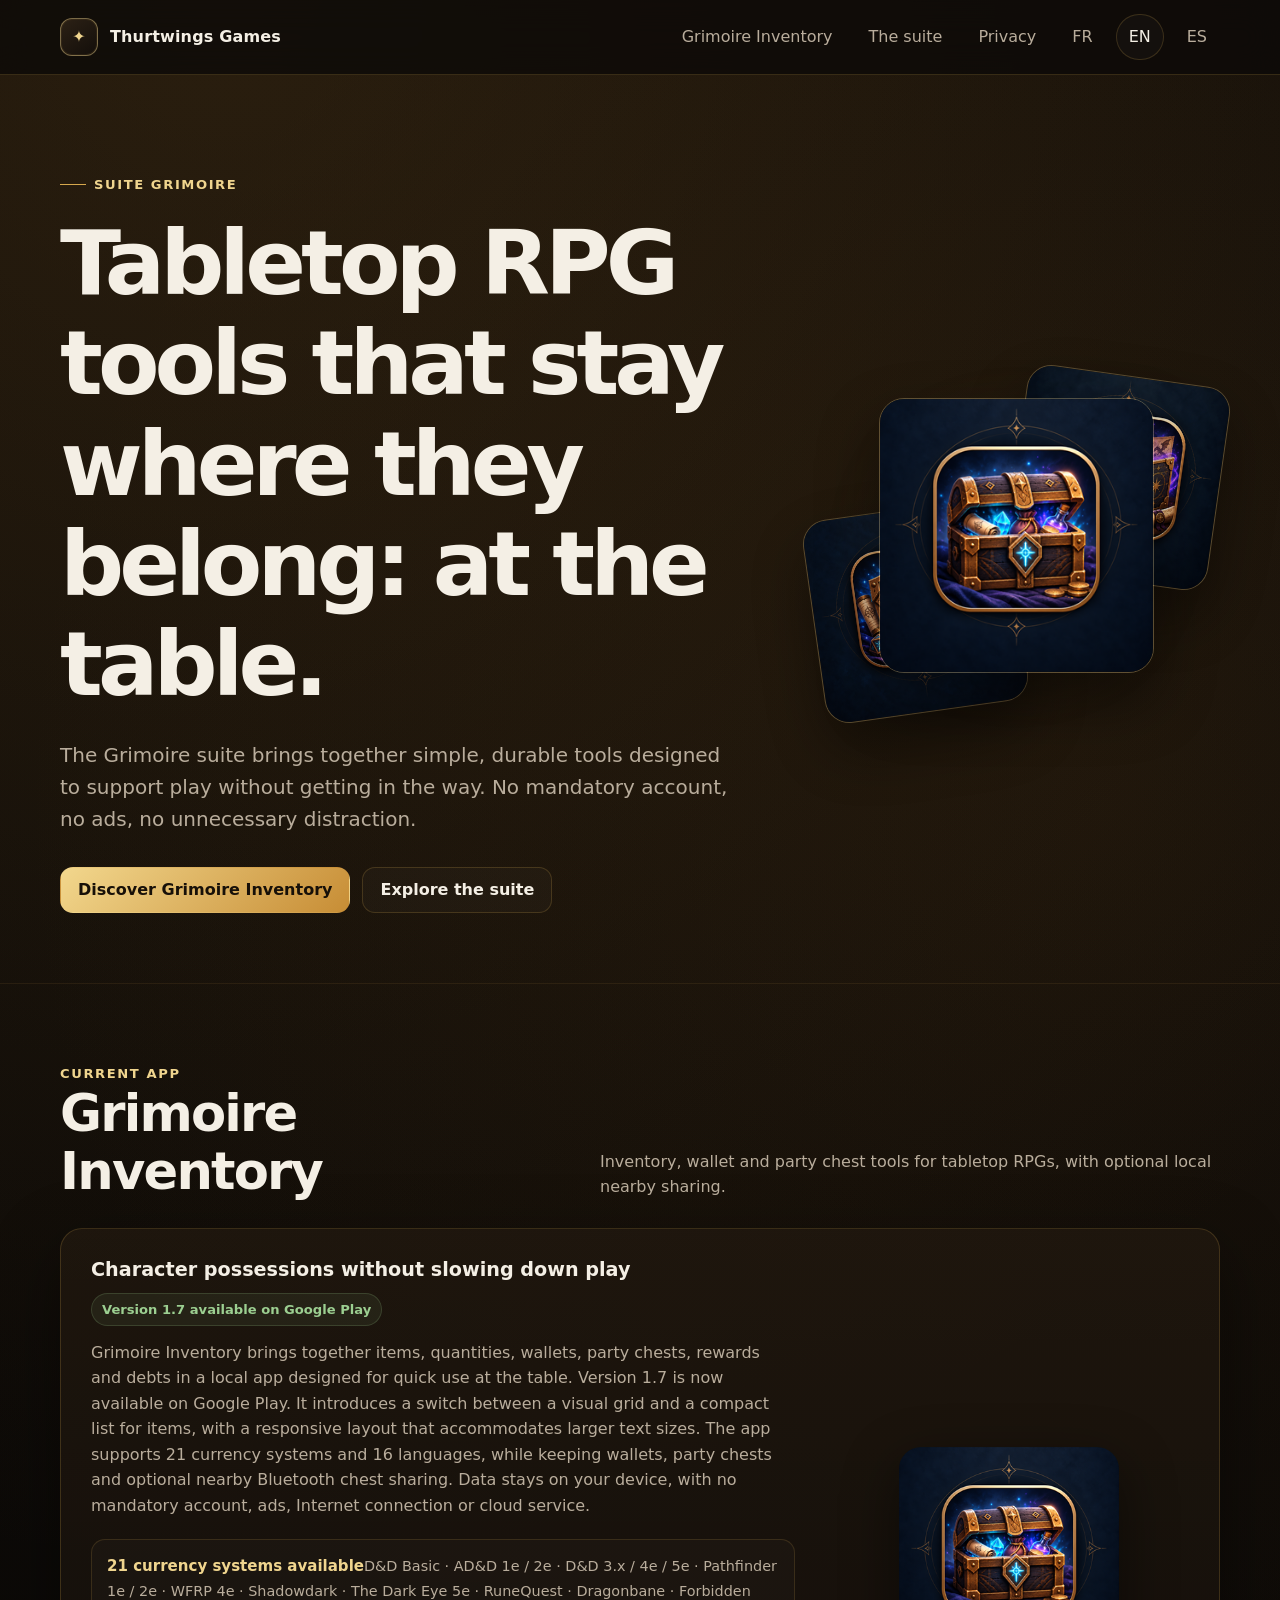
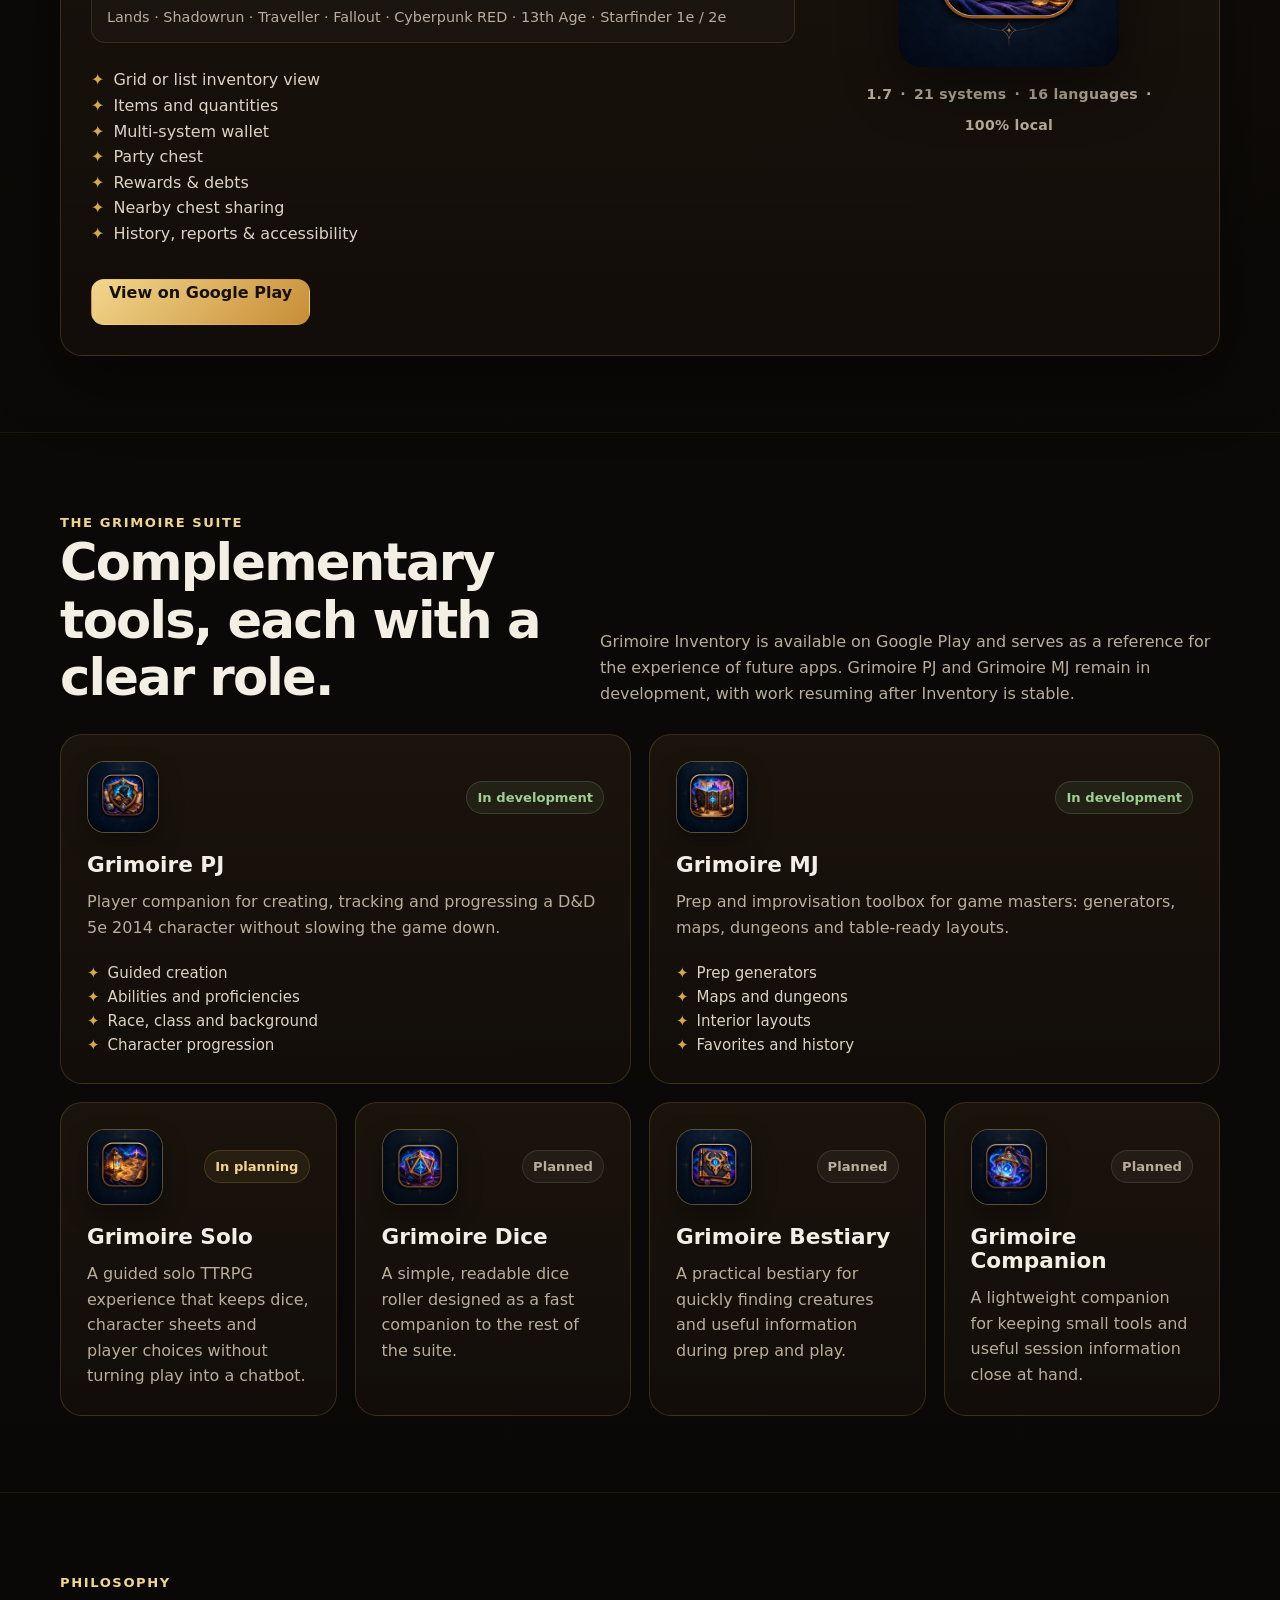
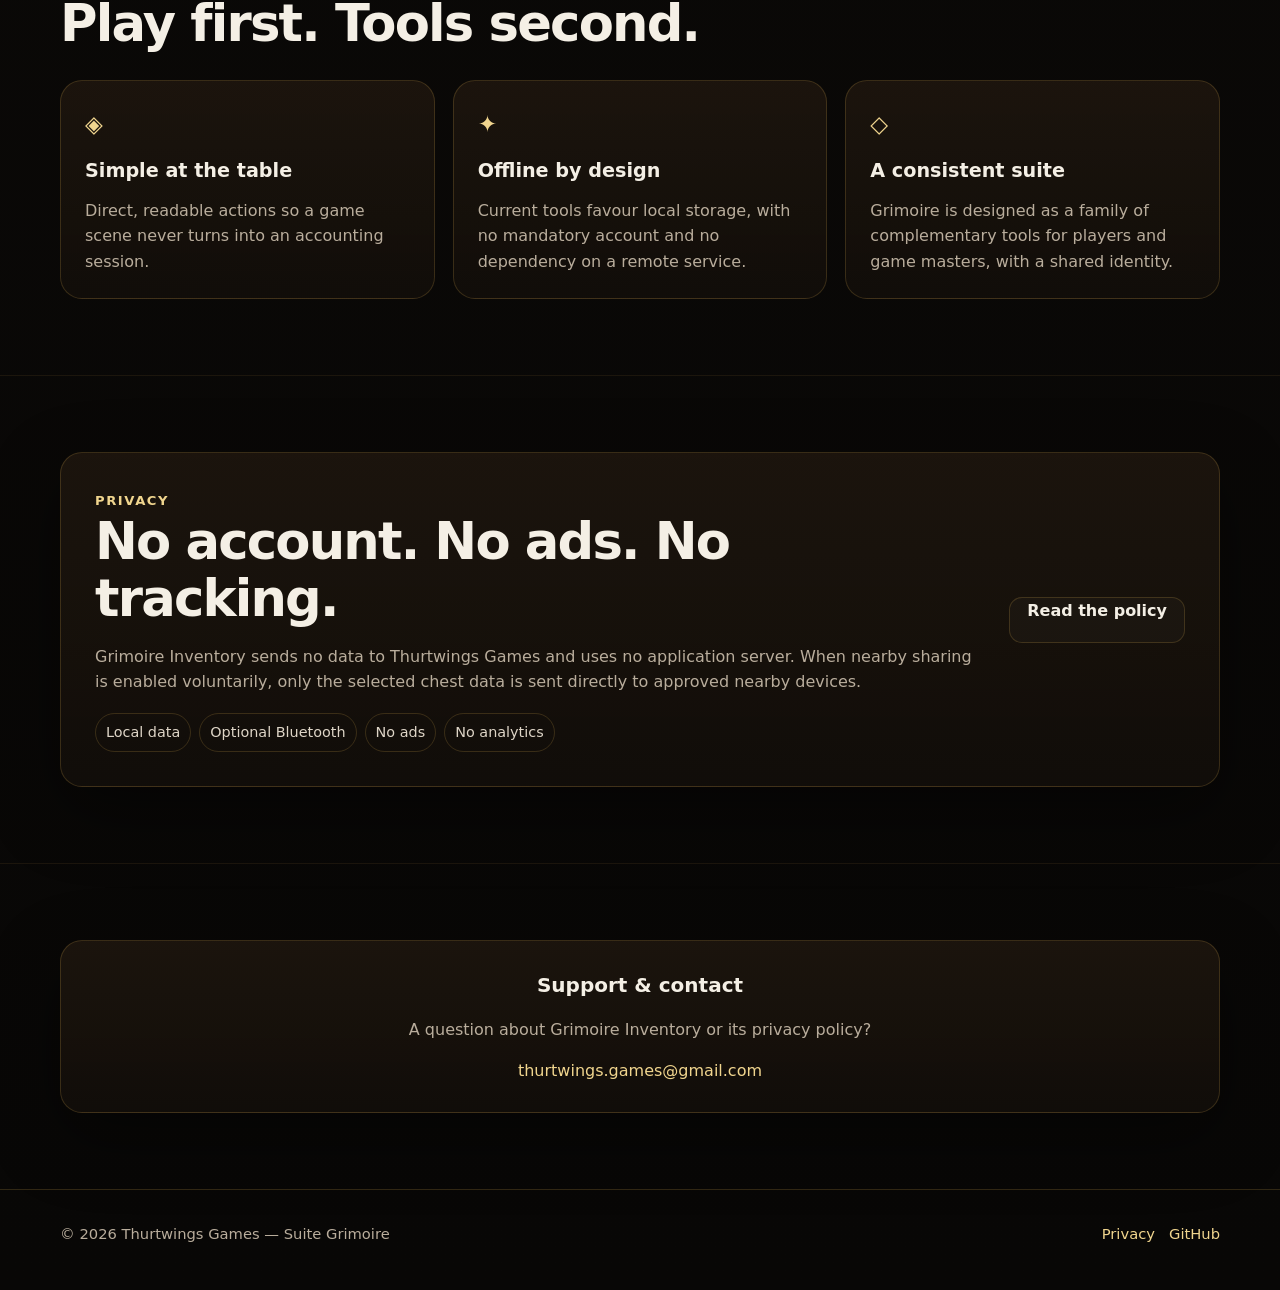
<file: index.html>
<!doctype html><html lang="fr"><head><meta charset="utf-8"><meta name="viewport" content="width=device-width, initial-scale=1"><meta name="theme-color" content="#0c0a08"><meta name="description" content="Site officiel de Thurtwings Games et de la suite Grimoire : outils simples, hors ligne et pensés pour le jeu de rôle sur table."><meta property="og:type" content="website"><meta property="og:title" content="Thurtwings Games — Suite Grimoire"><meta property="og:description" content="Des outils de JDR simples, hors ligne et pensés pour rester autour de la table."><meta property="og:url" content="https://thurtwings.github.io/Grimoire_Administratif/"><meta property="og:image" content="https://thurtwings.github.io/Grimoire_Administratif/assets/grimoire-suite/inventory-320.png"><meta name="twitter:card" content="summary"><meta name="twitter:title" content="Thurtwings Games — Suite Grimoire"><meta name="twitter:description" content="Des outils de JDR simples, hors ligne et pensés pour rester autour de la table."><meta name="twitter:image" content="https://thurtwings.github.io/Grimoire_Administratif/assets/grimoire-suite/inventory-320.png"><link rel="icon" type="image/png" href="./assets/grimoire-suite/inventory-320.png"><link rel="apple-touch-icon" href="./assets/grimoire-suite/inventory-320.png"><title>Thurtwings Games — Suite Grimoire</title><link rel="stylesheet" href="./styles.css?v=20261003-1"></head><body><header class="site-header"><div class="site-shell nav"><a class="brand" href="./index.html" aria-label="Accueil Thurtwings Games"><span class="brand-mark">✦</span><span>Thurtwings Games</span></a><div class="nav-actions"><a class="nav-link" href="#grimoire-bourse" data-lang="fr">Grimoire Inventaire</a><a class="nav-link" href="#grimoire-bourse" data-lang="es">Grimoire Inventario</a><a class="nav-link" href="#grimoire-bourse" data-lang="en">Grimoire Inventory</a><a class="nav-link" href="#suite" data-lang="fr">La suite</a><a class="nav-link" href="#suite" data-lang="es">La suite</a><a class="nav-link" href="#suite" data-lang="en">The suite</a><a class="nav-link" href="#privacy" data-lang="fr">Confidentialité</a><a class="nav-link" href="#privacy" data-lang="es">Privacidad</a><a class="nav-link" href="#privacy" data-lang="en">Privacy</a><button class="lang-button active" type="button" data-set-lang="fr" aria-label="Afficher le site en français">FR</button><button class="lang-button" type="button" data-set-lang="en" aria-label="Display the site in English">EN</button><button class="lang-button" type="button" data-set-lang="es" aria-label="Mostrar el sitio en español">ES</button></div></div></header><main><section class="hero"><div class="site-shell hero-grid"><div class="hero-copy-block"><span class="eyebrow">Suite Grimoire</span><div data-lang="fr"><h1>Des outils de JDR qui restent à leur place&nbsp;: autour de la table.</h1><p class="hero-copy">La suite Grimoire rassemble des outils simples, durables et pensés pour accompagner la partie sans la remplacer. Pas de compte obligatoire, pas de publicité, pas de distraction inutile.</p><div class="hero-actions"><a class="button primary" href="#grimoire-bourse">Découvrir Grimoire Inventaire</a><a class="button secondary" href="#suite">Voir toute la suite</a></div></div><div data-lang="es"><h1>Herramientas de rol que se quedan donde deben: en la mesa.</h1><p class="hero-copy">La suite Grimoire reúne herramientas sencillas y duraderas, pensadas para acompañar tus partidas sin sustituirlas. Sin cuentas obligatorias, sin anuncios y sin distracciones innecesarias.</p><div class="hero-actions"><a class="button primary" href="#grimoire-bourse">Descubrir Grimoire Inventario</a><a class="button secondary" href="#suite">Explorar la suite</a></div></div><div data-lang="en"><h1>Tabletop RPG tools that stay where they belong: at the table.</h1><p class="hero-copy">The Grimoire suite brings together simple, durable tools designed to support play without getting in the way. No mandatory account, no ads, no unnecessary distraction.</p><div class="hero-actions"><a class="button primary" href="#grimoire-bourse">Discover Grimoire Inventory</a><a class="button secondary" href="#suite">Explore the suite</a></div></div></div><div class="hero-art" aria-hidden="true"><img class="hero-app hero-app-main" src="./assets/grimoire-suite/inventory-320.png" alt=""><img class="hero-app hero-app-left" src="./assets/grimoire-suite/pj-320.png" alt=""><img class="hero-app hero-app-right" src="./assets/grimoire-suite/mj-320.png" alt=""></div></div></section><section class="section" id="grimoire-bourse"><span id="grimoire-inventaire"></span><div class="site-shell"><div class="section-intro"><div><span class="eyebrow" data-lang="fr">Application actuelle</span><span class="eyebrow" data-lang="es">Aplicación actual</span><span class="eyebrow" data-lang="en">Current app</span><h2 data-lang="fr">Grimoire Inventaire</h2><h2 data-lang="es">Grimoire Inventario</h2><h2 data-lang="en">Grimoire Inventory</h2></div><p data-lang="fr">Inventaire, bourse et coffre de groupe pour tes parties de JDR, avec partage local volontaire à proximité.</p><p data-lang="es">Inventario, monedero y cofre de grupo para tus partidas de rol, con opción de compartirlo localmente con dispositivos cercanos.</p><p data-lang="en">Inventory, wallet and party chest tools for tabletop RPGs, with optional local nearby sharing.</p></div><article class="app-card"><div><div class="app-title-row"><h3 data-lang="fr">Les possessions du personnage, sans ralentir la partie</h3><h3 data-lang="es">Las posesiones de tu personaje, sin frenar la partida</h3><h3 data-lang="en">Character possessions without slowing down play</h3><span class="status" data-lang="fr">Version 1.7 disponible sur Google Play</span><span class="status" data-lang="es">Versión 1.7 disponible en Google Play</span><span class="status" data-lang="en">Version 1.7 available on Google Play</span></div><p data-lang="fr">Grimoire Inventaire réunit objets, quantités, bourse, coffre de groupe, récompenses et dettes dans une application locale pensée pour une utilisation rapide à la table. La version 1.7 est disponible sur Google Play. Elle apporte le choix entre une grille visuelle et une liste compacte pour consulter les objets, avec une disposition adaptée à l’écran et aux grandes tailles de texte. L’application propose 21 systèmes monétaires et 16 langues, conserve la bourse et le coffre de groupe, ainsi que le partage volontaire du coffre à proximité via Bluetooth. Les données restent locales, sans compte, publicité, connexion Internet ni cloud obligatoires.</p><p data-lang="es">Grimoire Inventario reúne objetos, cantidades, monedero, cofre de grupo, recompensas y deudas en una aplicación local diseñada para usarse rápidamente durante la partida. La versión 1.7 ya está disponible en Google Play. Incorpora la opción de ver los objetos en cuadrícula o en lista, con un diseño adaptable a la pantalla y al tamaño del texto. La aplicación incluye 21 sistemas monetarios y 16 idiomas, junto con el monedero, el cofre de grupo y la opción de compartirlo por Bluetooth con dispositivos cercanos. Los datos se guardan localmente, sin cuenta, anuncios, conexión a Internet ni nube obligatorios.</p><p data-lang="en">Grimoire Inventory brings together items, quantities, wallets, party chests, rewards and debts in a local app designed for quick use at the table. Version 1.7 is now available on Google Play. It introduces a switch between a visual grid and a compact list for items, with a responsive layout that accommodates larger text sizes. The app supports 21 currency systems and 16 languages, while keeping wallets, party chests and optional nearby Bluetooth chest sharing. Data stays on your device, with no mandatory account, ads, Internet connection or cloud service.</p><div class="system-summary" data-lang="fr"><strong>21 systèmes monétaires disponibles</strong><span>D&amp;D Basic · AD&amp;D 1e / 2e · D&amp;D 3.x / 4e / 5e · Pathfinder 1e / 2e · WFRP 4e · Shadowdark · L'Œil noir 5e · RuneQuest · Dragonbane · Forbidden Lands · Shadowrun · Traveller · Fallout · Cyberpunk RED · 13th Age · Starfinder 1e / 2e</span></div><div class="system-summary" data-lang="es"><strong>21 sistemas monetarios disponibles</strong><span>D&amp;D Basic · AD&amp;D 1e / 2e · D&amp;D 3.x / 4e / 5e · Pathfinder 1e / 2e · WFRP 4e · Shadowdark · El Ojo Oscuro 5e · RuneQuest · Dragonbane · Forbidden Lands · Shadowrun · Traveller · Fallout · Cyberpunk RED · 13th Age · Starfinder 1e / 2e</span></div><div class="system-summary" data-lang="en"><strong>21 currency systems available</strong><span>D&amp;D Basic · AD&amp;D 1e / 2e · D&amp;D 3.x / 4e / 5e · Pathfinder 1e / 2e · WFRP 4e · Shadowdark · The Dark Eye 5e · RuneQuest · Dragonbane · Forbidden Lands · Shadowrun · Traveller · Fallout · Cyberpunk RED · 13th Age · Starfinder 1e / 2e</span></div><ul class="feature-list" data-lang="fr"><li>Inventaire en grille ou en liste</li><li>Objets et quantités</li><li>Bourse multi-système</li><li>Coffre de groupe</li><li>Récompenses & dettes</li><li>Partage du coffre à proximité</li><li>Historique, rapports & accessibilité</li></ul><ul class="feature-list" data-lang="es"><li>Inventario en cuadrícula o lista</li><li>Objetos y cantidades</li><li>Monedero multijuego</li><li>Cofre de grupo</li><li>Recompensas y deudas</li><li>Compartir el cofre con dispositivos cercanos</li><li>Historial, informes y accesibilidad</li></ul><ul class="feature-list" data-lang="en"><li>Grid or list inventory view</li><li>Items and quantities</li><li>Multi-system wallet</li><li>Party chest</li><li>Rewards & debts</li><li>Nearby chest sharing</li><li>History, reports & accessibility</li></ul><div class="hero-actions"><a class="button primary" href="https://play.google.com/store/apps/details?id=com.thurtwings.grimoire.money" data-lang="fr">Voir sur Google Play</a><a class="button primary" href="https://play.google.com/store/apps/details?id=com.thurtwings.grimoire.money" data-lang="es">Ver en Google Play</a><a class="button primary" href="https://play.google.com/store/apps/details?id=com.thurtwings.grimoire.money" data-lang="en">View on Google Play</a></div></div><div class="app-visual"><img class="app-icon" src="./assets/grimoire-suite/inventory-320.png" alt="Icône de Grimoire Inventaire"><div class="app-visual-meta"><span>1.7</span><span>·</span><span data-lang="fr">21 systèmes</span><span data-lang="es">21 sistemas</span><span data-lang="en">21 systems</span><span>·</span><span data-lang="fr">16 langues</span><span data-lang="es">16 idiomas</span><span data-lang="en">16 languages</span><span>·</span><span data-lang="fr">100 % local</span><span data-lang="es">100 % local</span><span data-lang="en">100% local</span></div></div></article></div></section><section class="section" id="suite"><div class="site-shell"><div class="section-intro"><div><span class="eyebrow" data-lang="fr">La suite Grimoire</span><span class="eyebrow" data-lang="es">La suite Grimoire</span><span class="eyebrow" data-lang="en">The Grimoire suite</span><h2 data-lang="fr">Des outils complémentaires, chacun à sa place.</h2><h2 data-lang="es">Herramientas complementarias, cada una con su función.</h2><h2 data-lang="en">Complementary tools, each with a clear role.</h2></div><p data-lang="fr">Grimoire Inventaire est disponible sur Google Play et sert de référence pour l’expérience des prochaines applications. Grimoire PJ et Grimoire MJ restent en développement, mais leur reprise attendra la stabilisation d’Inventaire.</p><p data-lang="es">Grimoire Inventario está disponible en Google Play y servirá como referencia para las próximas aplicaciones. Grimoire PJ y Grimoire MJ siguen en desarrollo y se retomarán cuando Inventario esté estabilizado.</p><p data-lang="en">Grimoire Inventory is available on Google Play and serves as a reference for the experience of future apps. Grimoire PJ and Grimoire MJ remain in development, with work resuming after Inventory is stable.</p></div><div class="suite-grid suite-grid-featured"><article class="suite-card suite-card-featured"><div class="suite-card-top"><img class="suite-icon suite-icon-featured" src="./assets/grimoire-suite/pj-320.png" alt="Icône de Grimoire PJ"><span class="status status-dev" data-lang="fr">En développement</span><span class="status status-dev" data-lang="es">En desarrollo</span><span class="status status-dev" data-lang="en">In development</span></div><h3>Grimoire PJ</h3><p data-lang="fr">Assistant joueur pour créer, suivre et faire progresser un personnage D&amp;D 5e 2014 sans alourdir la partie.</p><p data-lang="es">Asistente para crear, gestionar y desarrollar personajes de D&amp;D 5.ª edición (2014) sin ralentizar la partida.</p><p data-lang="en">Player companion for creating, tracking and progressing a D&amp;D 5e 2014 character without slowing the game down.</p><ul class="suite-points" data-lang="fr"><li>Création guidée</li><li>Caractéristiques et maîtrises</li><li>Peuple, classe et historique</li><li>Progression du personnage</li></ul><ul class="suite-points" data-lang="es"><li>Creación guiada</li><li>Características y competencias</li><li>Especie, clase y trasfondo</li><li>Progresión del personaje</li></ul><ul class="suite-points" data-lang="en"><li>Guided creation</li><li>Abilities and proficiencies</li><li>Race, class and background</li><li>Character progression</li></ul></article><article class="suite-card suite-card-featured"><div class="suite-card-top"><img class="suite-icon suite-icon-featured" src="./assets/grimoire-suite/mj-320.png" alt="Icône de Grimoire MJ"><span class="status status-dev" data-lang="fr">En développement</span><span class="status status-dev" data-lang="es">En desarrollo</span><span class="status status-dev" data-lang="en">In development</span></div><h3>Grimoire MJ</h3><p data-lang="fr">Boîte à outils de préparation et d'improvisation pour meneur de jeu : générateurs, cartes, donjons et plans utilisables à la table.</p><p data-lang="es">Herramientas de preparación e improvisación para directores de juego: generadores, mapas, mazmorras y planos listos para usar en la mesa.</p><p data-lang="en">Prep and improvisation toolbox for game masters: generators, maps, dungeons and table-ready layouts.</p><ul class="suite-points" data-lang="fr"><li>Générateurs de préparation</li><li>Cartes et donjons</li><li>Plans intérieurs</li><li>Favoris et historique</li></ul><ul class="suite-points" data-lang="es"><li>Generadores para preparar partidas</li><li>Mapas y mazmorras</li><li>Planos de interiores</li><li>Favoritos e historial</li></ul><ul class="suite-points" data-lang="en"><li>Prep generators</li><li>Maps and dungeons</li><li>Interior layouts</li><li>Favorites and history</li></ul></article></div><div class="suite-grid suite-grid-compact"><article class="suite-card suite-card-compact"><div class="suite-card-top"><img class="suite-icon suite-icon-compact" src="./assets/grimoire-suite/solo-320.png" alt="Icône de Grimoire Solo"><span class="status status-planning" data-lang="fr">En réflexion</span><span class="status status-planning" data-lang="es">En fase de concepto</span><span class="status status-planning" data-lang="en">In planning</span></div><h3>Grimoire Solo</h3><p data-lang="fr">Une expérience de JDR solo guidée qui conserve les dés, la fiche et les choix de jeu sans transformer la partie en chatbot.</p><p data-lang="es">Una experiencia guiada de rol en solitario que conserva los dados, la ficha y las decisiones del jugador sin convertir la partida en un chatbot.</p><p data-lang="en">A guided solo TTRPG experience that keeps dice, character sheets and player choices without turning play into a chatbot.</p></article><article class="suite-card suite-card-compact"><div class="suite-card-top"><img class="suite-icon suite-icon-compact" src="./assets/grimoire-suite/dice-320.png" alt="Icône de Grimoire Dice"><span class="status status-planned" data-lang="fr">À venir</span><span class="status status-planned" data-lang="es">Próximamente</span><span class="status status-planned" data-lang="en">Planned</span></div><h3>Grimoire Dice</h3><p data-lang="fr">Un lanceur de dés simple et lisible, pensé comme un complément rapide aux autres outils de la suite.</p><p data-lang="es">Un lanzador de dados sencillo y legible, pensado para complementar rápidamente las demás herramientas de la suite.</p><p data-lang="en">A simple, readable dice roller designed as a fast companion to the rest of the suite.</p></article><article class="suite-card suite-card-compact"><div class="suite-card-top"><img class="suite-icon suite-icon-compact" src="./assets/grimoire-suite/bestiary-320.png" alt="Icône de Grimoire Bestiary"><span class="status status-planned" data-lang="fr">À venir</span><span class="status status-planned" data-lang="es">Próximamente</span><span class="status status-planned" data-lang="en">Planned</span></div><h3>Grimoire Bestiary</h3><p data-lang="fr">Un bestiaire pratique pour retrouver rapidement les créatures et les informations utiles en préparation comme en session.</p><p data-lang="es">Un bestiario práctico para encontrar criaturas e información útil al preparar y dirigir partidas.</p><p data-lang="en">A practical bestiary for quickly finding creatures and useful information during prep and play.</p></article><article class="suite-card suite-card-compact"><div class="suite-card-top"><img class="suite-icon suite-icon-compact" src="./assets/grimoire-suite/companion-320.png" alt="Icône de Grimoire Companion"><span class="status status-planned" data-lang="fr">À venir</span><span class="status status-planned" data-lang="es">Próximamente</span><span class="status status-planned" data-lang="en">Planned</span></div><h3>Grimoire Companion</h3><p data-lang="fr">Un compagnon léger pour centraliser de petits outils et informations utiles pendant la partie.</p><p data-lang="es">Un asistente ligero para reunir pequeñas herramientas e información útil durante la partida.</p><p data-lang="en">A lightweight companion for keeping small tools and useful session information close at hand.</p></article></div></div></section><section class="section"><div class="site-shell"><div class="section-intro"><div><span class="eyebrow" data-lang="fr">Philosophie</span><span class="eyebrow" data-lang="es">Filosofía</span><span class="eyebrow" data-lang="en">Philosophy</span><h2 data-lang="fr">Le jeu d'abord. L'outil ensuite.</h2><h2 data-lang="es">Primero el juego. Después la herramienta.</h2><h2 data-lang="en">Play first. Tools second.</h2></div></div><div class="grid-3"><article class="feature-card"><span class="mini-icon">◈</span><h3 data-lang="fr">Simple en session</h3><h3 data-lang="es">Fácil de usar durante la partida</h3><h3 data-lang="en">Simple at the table</h3><p data-lang="fr">Des actions directes et lisibles pour ne pas transformer une scène de jeu en séance de comptabilité.</p><p data-lang="es">Acciones directas y claras para que una escena de juego no se convierta en una sesión de contabilidad.</p><p data-lang="en">Direct, readable actions so a game scene never turns into an accounting session.</p></article><article class="feature-card"><span class="mini-icon">✦</span><h3 data-lang="fr">Hors ligne par choix</h3><h3 data-lang="es">Sin conexión por elección</h3><h3 data-lang="en">Offline by design</h3><p data-lang="fr">Les outils actuels privilégient le stockage local, sans compte obligatoire ni dépendance à un service distant.</p><p data-lang="es">Las herramientas actuales priorizan el almacenamiento local, sin cuentas obligatorias ni dependencia de servicios remotos.</p><p data-lang="en">Current tools favour local storage, with no mandatory account and no dependency on a remote service.</p></article><article class="feature-card"><span class="mini-icon">◇</span><h3 data-lang="fr">Suite cohérente</h3><h3 data-lang="es">Una suite coherente</h3><h3 data-lang="en">A consistent suite</h3><p data-lang="fr">Grimoire est pensé comme une famille d'outils complémentaires pour joueurs et meneurs, avec une identité commune.</p><p data-lang="es">Grimoire está concebida como una familia de herramientas complementarias para jugadores y directores de juego, con una identidad compartida.</p><p data-lang="en">Grimoire is designed as a family of complementary tools for players and game masters, with a shared identity.</p></article></div></div></section><section class="section" id="privacy"><div class="site-shell"><article class="privacy-card"><div><span class="eyebrow" data-lang="fr">Vie privée</span><span class="eyebrow" data-lang="es">Privacidad</span><span class="eyebrow" data-lang="en">Privacy</span><h2 data-lang="fr">Sans compte. Sans pub. Sans tracking.</h2><h2 data-lang="es">Sin cuenta. Sin anuncios. Sin seguimiento.</h2><h2 data-lang="en">No account. No ads. No tracking.</h2><p data-lang="fr">Grimoire Inventaire n'envoie aucune donnée à Thurtwings Games et n'utilise pas de serveur applicatif. Le partage à proximité, lorsqu'il est activé volontairement, transmet uniquement les données du coffre sélectionné directement aux appareils proches autorisés.</p><p data-lang="es">Grimoire Inventario no envía datos a Thurtwings Games ni utiliza servidores de la aplicación. Si activas voluntariamente el intercambio cercano, solo se transmiten los datos del cofre seleccionado directamente a los dispositivos cercanos autorizados.</p><p data-lang="en">Grimoire Inventory sends no data to Thurtwings Games and uses no application server. When nearby sharing is enabled voluntarily, only the selected chest data is sent directly to approved nearby devices.</p><div class="privacy-points"><span class="chip" data-lang="fr">Données locales</span><span class="chip" data-lang="es">Datos locales</span><span class="chip" data-lang="en">Local data</span><span class="chip" data-lang="fr">Bluetooth volontaire</span><span class="chip" data-lang="es">Bluetooth opcional</span><span class="chip" data-lang="en">Optional Bluetooth</span><span class="chip" data-lang="fr">Aucune publicité</span><span class="chip" data-lang="es">Sin publicidad</span><span class="chip" data-lang="en">No ads</span><span class="chip" data-lang="fr">Aucun analytics</span><span class="chip" data-lang="es">Sin analíticas</span><span class="chip" data-lang="en">No analytics</span></div></div><a class="button secondary" href="./legal/grimoire-bourse/privacy-policy.html" data-lang="fr">Lire la politique</a><a class="button secondary" href="./legal/grimoire-bourse/privacy-policy.html" data-lang="es">Leer la política (FR/EN)</a><a class="button secondary" href="./legal/grimoire-bourse/privacy-policy.html#en" data-lang="en">Read the policy</a></article></div></section><section class="section" id="contact"><div class="site-shell"><article class="support-card"><strong data-lang="fr">Support & contact</strong><strong data-lang="es">Soporte y contacto</strong><strong data-lang="en">Support & contact</strong><p data-lang="fr">Une question sur Grimoire Inventaire ou sa politique de confidentialité&nbsp;?</p><p data-lang="es">¿Tienes alguna pregunta sobre Grimoire Inventario o su política de privacidad?</p><p data-lang="en">A question about Grimoire Inventory or its privacy policy?</p><a href="mailto:thurtwings.games@gmail.com">thurtwings.games@gmail.com</a></article></div></section></main><footer class="site-footer"><div class="site-shell footer-row"><span>© 2026 Thurtwings Games — Suite Grimoire</span><div class="footer-links"><a href="./legal/grimoire-bourse/privacy-policy.html" data-lang="fr">Confidentialité</a><a href="./legal/grimoire-bourse/privacy-policy.html" data-lang="es">Privacidad</a><a href="./legal/grimoire-bourse/privacy-policy.html#en" data-lang="en">Privacy</a><a href="https://github.com/Thurtwings/Grimoire_Administratif">GitHub</a></div></div></footer><script>const buttons=document.querySelectorAll('[data-set-lang]');const setLanguage=(lang)=>{document.body.classList.toggle('lang-en',lang==='en');document.body.classList.toggle('lang-es',lang==='es');document.documentElement.lang=lang;buttons.forEach((button)=>{const active=button.dataset.setLang===lang;button.classList.toggle('active',active);button.setAttribute('aria-pressed',String(active));});localStorage.setItem('grimoire-lang',lang);};buttons.forEach((button)=>button.addEventListener('click',()=>setLanguage(button.dataset.setLang)));const saved=localStorage.getItem('grimoire-lang');const detected=(navigator.language||'fr').toLowerCase().slice(0,2);const initial=['fr','en','es'].includes(saved)?saved:(['fr','en','es'].includes(detected)?detected:'en');setLanguage(initial);</script></body></html>
</file>
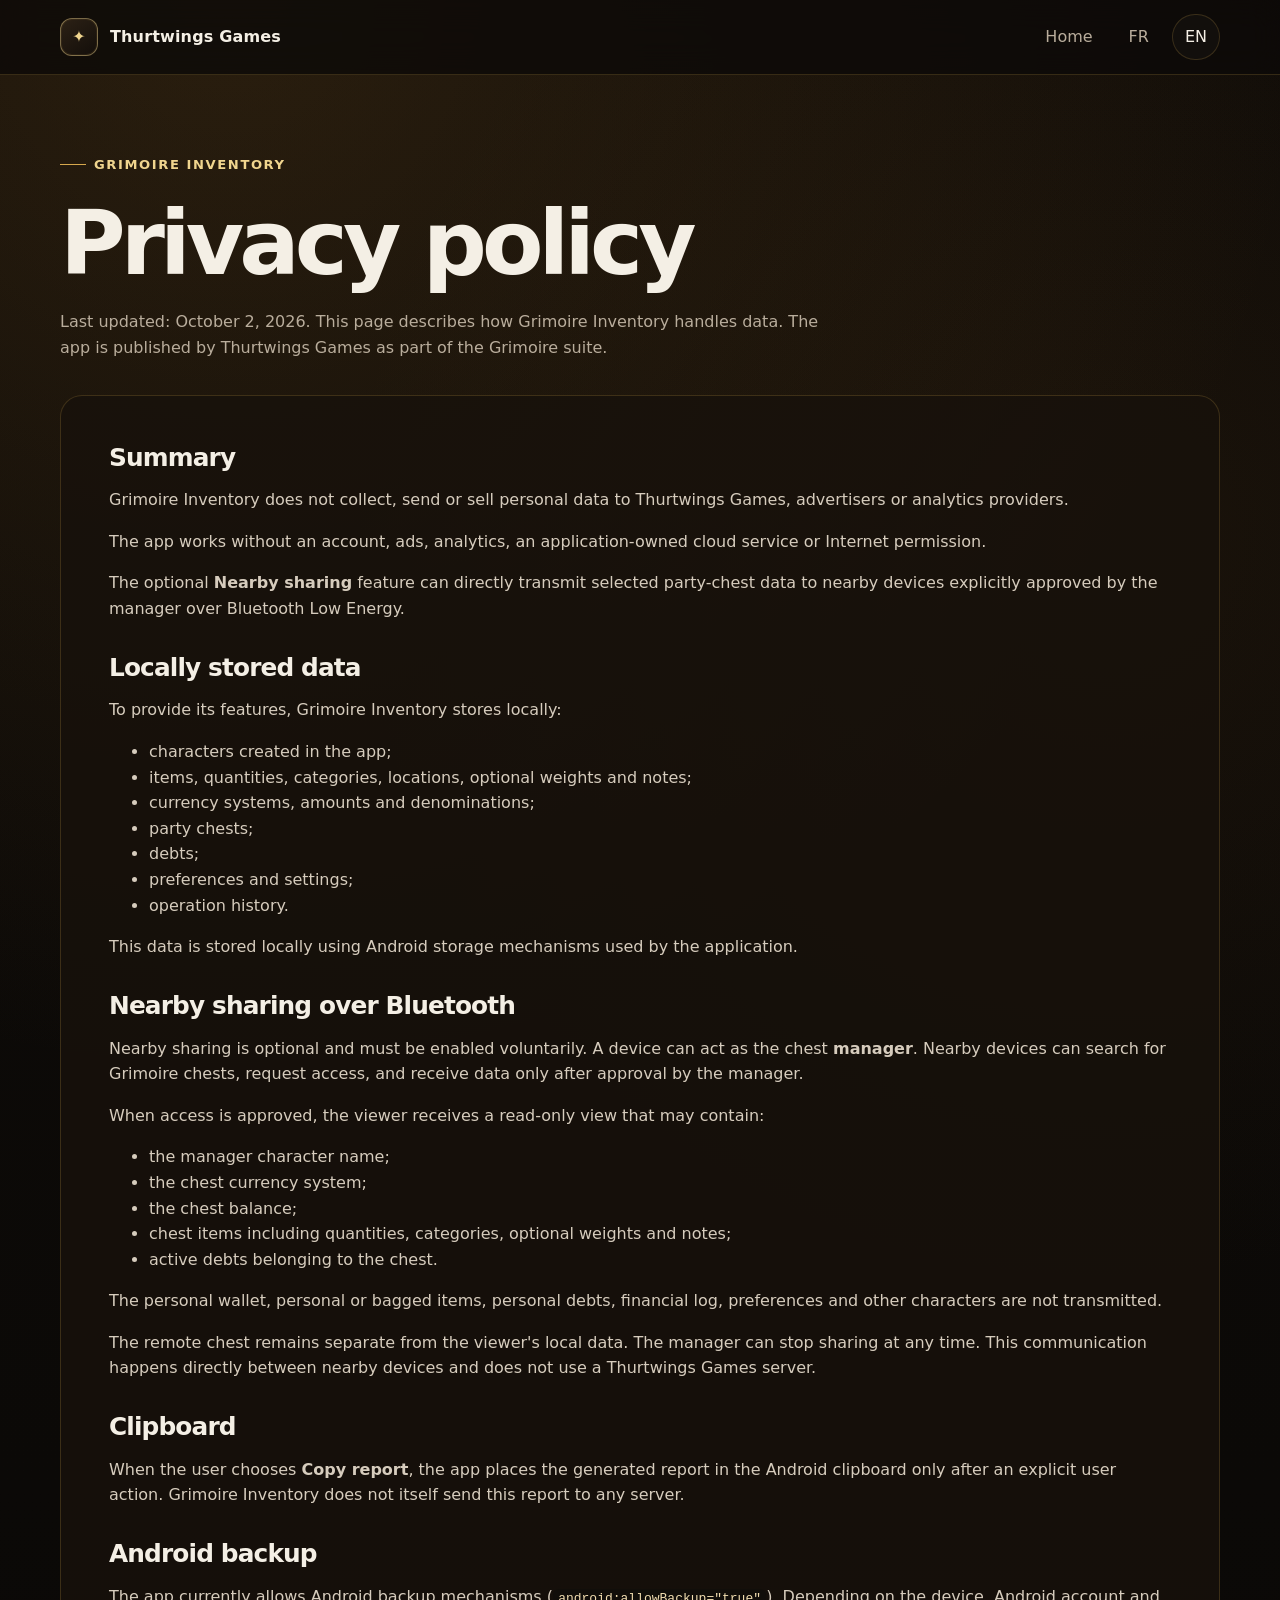
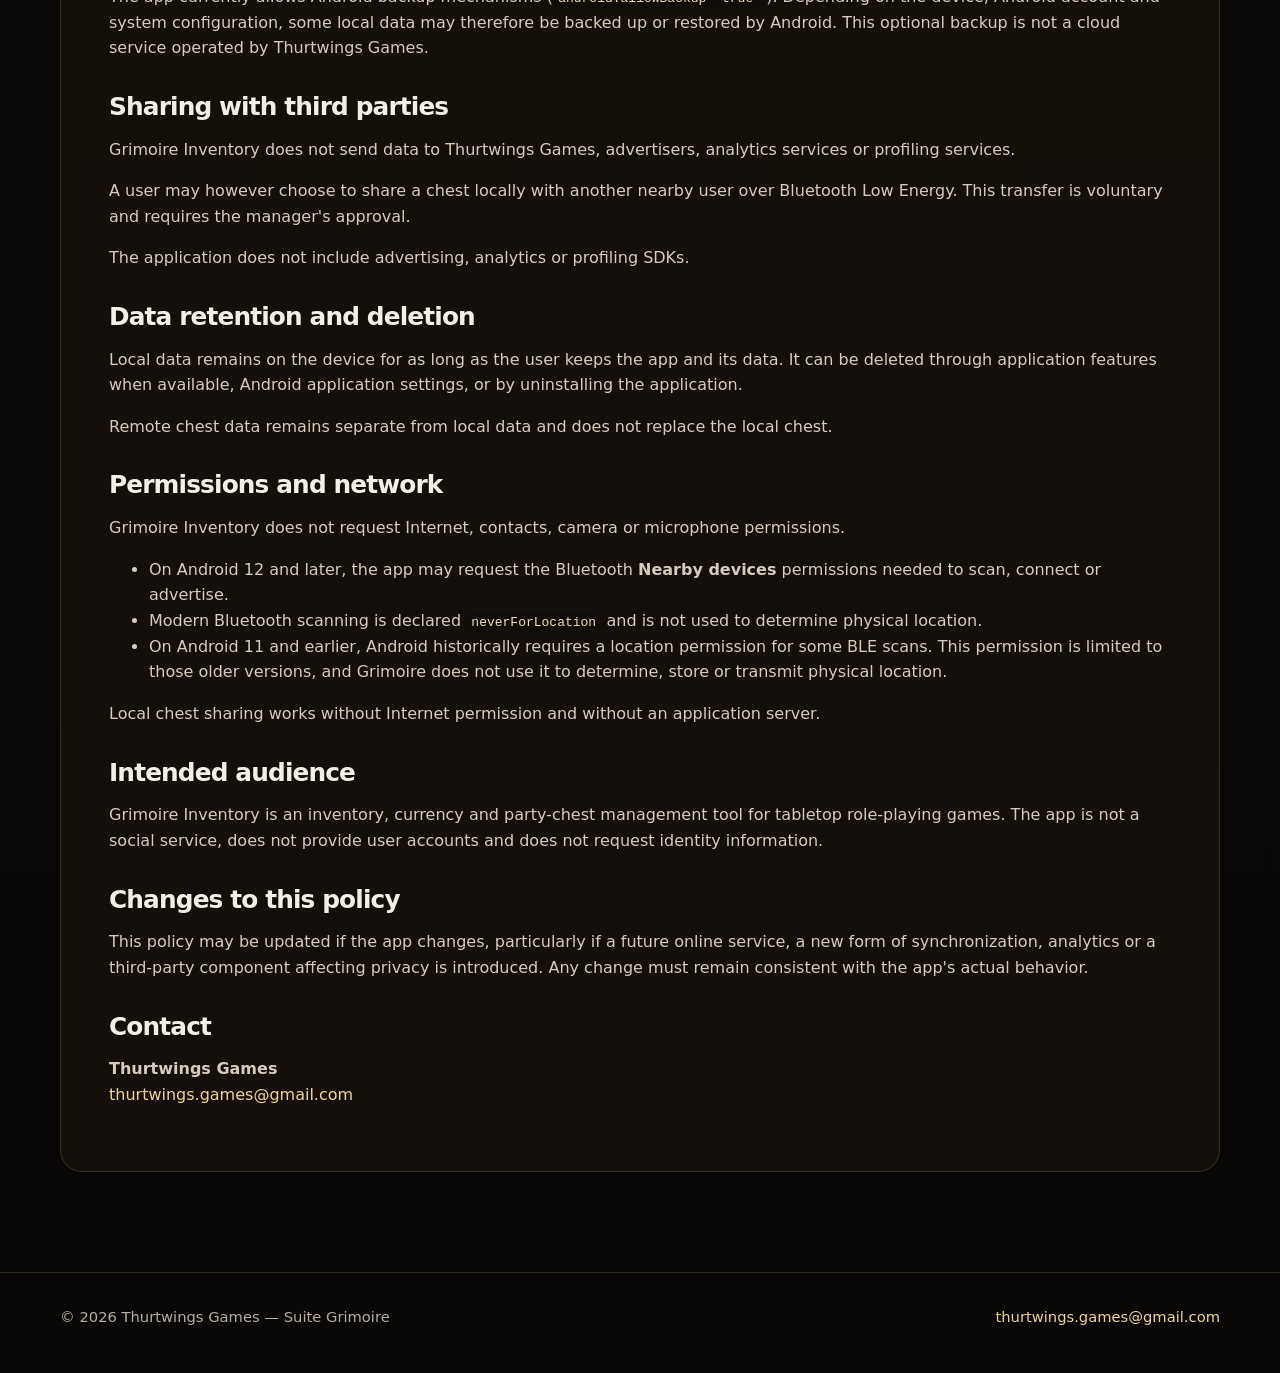
<file: legal/grimoire-bourse/privacy-policy.html>
<!doctype html>
<html lang="fr">
<head>
  <meta charset="utf-8">
  <meta name="viewport" content="width=device-width, initial-scale=1">
  <meta name="theme-color" content="#0c0a08">
  <meta name="description" content="Politique de confidentialité de Grimoire Inventaire / Grimoire Inventory, publiée par Thurtwings Games.">
  <title>Politique de confidentialité — Grimoire Inventaire</title>
  <link rel="stylesheet" href="../../styles.css">
</head>
<body>
  <header class="site-header">
    <div class="site-shell nav">
      <a class="brand" href="../../index.html"><span class="brand-mark">✦</span><span>Thurtwings Games</span></a>
      <div class="nav-actions">
        <a class="nav-link" href="../../index.html" data-lang="fr">Accueil</a>
        <a class="nav-link" href="../../index.html" data-lang="en">Home</a>
        <button class="lang-button active" type="button" data-set-lang="fr">FR</button>
        <button class="lang-button" type="button" data-set-lang="en">EN</button>
      </div>
    </div>
  </header>
  <main class="legal-page"><div class="site-shell">
    <div class="legal-header" data-lang="fr"><span class="eyebrow">Grimoire Inventaire</span><h1>Politique de confidentialité</h1><p>Dernière mise à jour : 2 octobre 2026. Cette page décrit le traitement des données par Grimoire Inventaire, application publiée par Thurtwings Games au sein de la suite Grimoire.</p></div>
    <div class="legal-header" data-lang="en" id="en"><span class="eyebrow">Grimoire Inventory</span><h1>Privacy policy</h1><p>Last updated: October 2, 2026. This page describes how Grimoire Inventory handles data. The app is published by Thurtwings Games as part of the Grimoire suite.</p></div>

    <article class="legal-card" data-lang="fr">
      <h2>Résumé</h2>
      <p>Grimoire Inventaire ne collecte, n'envoie ni ne vend de données personnelles à Thurtwings Games, à des annonceurs ou à des services d'analyse.</p>
      <p>L'application fonctionne sans compte, sans publicité, sans analytics, sans service cloud propre à l'application et sans permission Internet.</p>
      <p>La fonction facultative <strong>Partage à proximité</strong> peut transmettre directement, par Bluetooth Low Energy, certaines données du coffre du groupe à des appareils proches explicitement autorisés par le manager.</p>

      <h2>Données stockées localement</h2>
      <p>Pour fonctionner, Grimoire Inventaire conserve localement notamment :</p>
      <ul><li>les personnages créés ;</li><li>les objets, quantités, catégories, emplacements, poids éventuels et notes ;</li><li>les systèmes monétaires, montants et dénominations ;</li><li>les coffres de groupe ;</li><li>les dettes ;</li><li>les préférences et réglages ;</li><li>l'historique des opérations.</li></ul>
      <p>Ces données sont stockées localement à l'aide des mécanismes de stockage Android utilisés par l'application.</p>

      <h2>Partage à proximité par Bluetooth</h2>
      <p>Le partage à proximité est facultatif et doit être activé volontairement. Un appareil peut agir comme <strong>manager</strong> du coffre. Les appareils proches peuvent rechercher les coffres Grimoire, demander l'accès, puis recevoir les données uniquement après autorisation du manager.</p>
      <p>Lorsqu'un accès est accepté, le spectateur reçoit une vue en lecture seule pouvant contenir :</p>
      <ul><li>le nom du personnage manager ;</li><li>le système monétaire du coffre ;</li><li>le montant du coffre ;</li><li>les objets du coffre avec quantités, catégories, poids éventuels et notes ;</li><li>les dettes actives appartenant au coffre.</li></ul>
      <p>Ne sont pas transmis : la bourse personnelle, les objets personnels ou contenus dans le sac, les dettes personnelles, le journal financier, les préférences et les autres personnages.</p>
      <p>Le coffre distant reste séparé des données locales du spectateur. Le manager peut arrêter le partage à tout moment. Cette communication est directe entre appareils proches et n'utilise aucun serveur Thurtwings Games.</p>

      <h2>Presse-papiers</h2>
      <p>Lorsque l'utilisateur utilise <strong>Copier rapport</strong>, l'application place le rapport généré dans le presse-papiers Android, uniquement après une action explicite de l'utilisateur. Grimoire Inventaire ne transmet elle-même ce rapport à aucun serveur.</p>

      <h2>Sauvegarde Android</h2>
      <p>L'application autorise actuellement les mécanismes de sauvegarde proposés par Android (<code>android:allowBackup="true"</code>). Selon la configuration de l'appareil, du compte Android et du système, certaines données locales peuvent donc être sauvegardées ou restaurées par Android. Cette éventuelle sauvegarde n'est pas un service cloud exploité par Thurtwings Games.</p>

      <h2>Partage avec des tiers</h2>
      <p>Grimoire Inventaire n'envoie aucune donnée à Thurtwings Games, à des annonceurs, à des services d'analytics ou à des services de profilage.</p>
      <p>Un utilisateur peut toutefois choisir de partager localement le contenu de son coffre avec un autre utilisateur à proximité via Bluetooth Low Energy. Cette transmission est volontaire et nécessite l'autorisation du manager.</p>
      <p>L'application n'intègre aucun SDK publicitaire, analytique ou de profilage.</p>

      <h2>Conservation et suppression des données</h2>
      <p>Les données locales restent sur l'appareil tant que l'utilisateur conserve l'application et ses données. Elles peuvent être supprimées depuis les fonctions de l'application lorsqu'elles existent, les paramètres Android, ou en désinstallant l'application.</p>
      <p>Les données d'un coffre distant consulté restent séparées des données locales et ne remplacent pas le coffre local.</p>

      <h2>Permissions et réseau</h2>
      <p>Grimoire Inventaire ne demande pas de permission Internet, de contacts, de caméra ou de microphone.</p>
      <ul><li>Sur Android 12 et suivants, l'application peut demander les permissions Bluetooth <strong>Appareils à proximité</strong> nécessaires au scan, à la connexion ou à l'advertising.</li><li>Le scan Bluetooth récent est déclaré <code>neverForLocation</code> et n'est pas utilisé pour déterminer la position physique.</li><li>Sur Android 11 et antérieurs, Android exige historiquement une permission de localisation pour certains scans BLE. Cette permission est limitée à ces anciennes versions et Grimoire ne l'utilise pas pour déterminer, enregistrer ou transmettre la position physique.</li></ul>
      <p>Le partage local du coffre fonctionne sans permission Internet et sans serveur applicatif.</p>

      <h2>Public concerné</h2>
      <p>Grimoire Inventaire est un outil de gestion d'inventaire, de monnaie et de coffre destiné au jeu de rôle sur table. L'application n'est pas un service social, ne propose pas de compte utilisateur et ne demande pas d'informations d'identité.</p>

      <h2>Modifications de cette politique</h2>
      <p>Cette politique pourra être mise à jour si les fonctionnalités évoluent, notamment si un futur service en ligne, une nouvelle forme de synchronisation, un système d'analyse ou un composant tiers ayant un impact sur la vie privée est ajouté. Toute évolution devra rester cohérente avec le comportement réel de l'application.</p>

      <h2>Contact</h2><p><strong>Thurtwings Games</strong><br><a href="mailto:thurtwings.games@gmail.com">thurtwings.games@gmail.com</a></p>
    </article>

    <article class="legal-card" data-lang="en">
      <h2>Summary</h2>
      <p>Grimoire Inventory does not collect, send or sell personal data to Thurtwings Games, advertisers or analytics providers.</p>
      <p>The app works without an account, ads, analytics, an application-owned cloud service or Internet permission.</p>
      <p>The optional <strong>Nearby sharing</strong> feature can directly transmit selected party-chest data to nearby devices explicitly approved by the manager over Bluetooth Low Energy.</p>

      <h2>Locally stored data</h2>
      <p>To provide its features, Grimoire Inventory stores locally:</p>
      <ul><li>characters created in the app;</li><li>items, quantities, categories, locations, optional weights and notes;</li><li>currency systems, amounts and denominations;</li><li>party chests;</li><li>debts;</li><li>preferences and settings;</li><li>operation history.</li></ul>
      <p>This data is stored locally using Android storage mechanisms used by the application.</p>

      <h2>Nearby sharing over Bluetooth</h2>
      <p>Nearby sharing is optional and must be enabled voluntarily. A device can act as the chest <strong>manager</strong>. Nearby devices can search for Grimoire chests, request access, and receive data only after approval by the manager.</p>
      <p>When access is approved, the viewer receives a read-only view that may contain:</p>
      <ul><li>the manager character name;</li><li>the chest currency system;</li><li>the chest balance;</li><li>chest items including quantities, categories, optional weights and notes;</li><li>active debts belonging to the chest.</li></ul>
      <p>The personal wallet, personal or bagged items, personal debts, financial log, preferences and other characters are not transmitted.</p>
      <p>The remote chest remains separate from the viewer's local data. The manager can stop sharing at any time. This communication happens directly between nearby devices and does not use a Thurtwings Games server.</p>

      <h2>Clipboard</h2>
      <p>When the user chooses <strong>Copy report</strong>, the app places the generated report in the Android clipboard only after an explicit user action. Grimoire Inventory does not itself send this report to any server.</p>

      <h2>Android backup</h2>
      <p>The app currently allows Android backup mechanisms (<code>android:allowBackup="true"</code>). Depending on the device, Android account and system configuration, some local data may therefore be backed up or restored by Android. This optional backup is not a cloud service operated by Thurtwings Games.</p>

      <h2>Sharing with third parties</h2>
      <p>Grimoire Inventory does not send data to Thurtwings Games, advertisers, analytics services or profiling services.</p>
      <p>A user may however choose to share a chest locally with another nearby user over Bluetooth Low Energy. This transfer is voluntary and requires the manager's approval.</p>
      <p>The application does not include advertising, analytics or profiling SDKs.</p>

      <h2>Data retention and deletion</h2>
      <p>Local data remains on the device for as long as the user keeps the app and its data. It can be deleted through application features when available, Android application settings, or by uninstalling the application.</p>
      <p>Remote chest data remains separate from local data and does not replace the local chest.</p>

      <h2>Permissions and network</h2>
      <p>Grimoire Inventory does not request Internet, contacts, camera or microphone permissions.</p>
      <ul><li>On Android 12 and later, the app may request the Bluetooth <strong>Nearby devices</strong> permissions needed to scan, connect or advertise.</li><li>Modern Bluetooth scanning is declared <code>neverForLocation</code> and is not used to determine physical location.</li><li>On Android 11 and earlier, Android historically requires a location permission for some BLE scans. This permission is limited to those older versions, and Grimoire does not use it to determine, store or transmit physical location.</li></ul>
      <p>Local chest sharing works without Internet permission and without an application server.</p>

      <h2>Intended audience</h2>
      <p>Grimoire Inventory is an inventory, currency and party-chest management tool for tabletop role-playing games. The app is not a social service, does not provide user accounts and does not request identity information.</p>

      <h2>Changes to this policy</h2>
      <p>This policy may be updated if the app changes, particularly if a future online service, a new form of synchronization, analytics or a third-party component affecting privacy is introduced. Any change must remain consistent with the app's actual behavior.</p>

      <h2>Contact</h2><p><strong>Thurtwings Games</strong><br><a href="mailto:thurtwings.games@gmail.com">thurtwings.games@gmail.com</a></p>
    </article>
  </div></main>
  <footer class="site-footer"><div class="site-shell footer-row"><span>© 2026 Thurtwings Games — Suite Grimoire</span><div class="footer-links"><a href="mailto:thurtwings.games@gmail.com">thurtwings.games@gmail.com</a></div></div></footer>
  <script>
    const buttons = document.querySelectorAll('[data-set-lang]');
    const setLanguage = (lang) => {
      document.body.classList.toggle('lang-en', lang === 'en');
      document.documentElement.lang = lang;
      buttons.forEach((button) => button.classList.toggle('active', button.dataset.setLang === lang));
      localStorage.setItem('grimoire-lang', lang);
      if (lang === 'en' && location.hash !== '#en') history.replaceState(null, '', '#en');
      if (lang === 'fr' && location.hash === '#en') history.replaceState(null, '', location.pathname);
    };
    buttons.forEach((button) => button.addEventListener('click', () => setLanguage(button.dataset.setLang)));
    const saved = localStorage.getItem('grimoire-lang');
    const initial = location.hash === '#en' ? 'en' : (saved || (navigator.language && navigator.language.toLowerCase().startsWith('en') ? 'en' : 'fr'));
    setLanguage(initial);
  </script>
</body>
</html>
</file>
<file: styles.css>
:root {
  --bg: #0c0a08;
  --bg-soft: #14100c;
  --panel: rgba(28, 21, 14, 0.86);
  --panel-strong: #1b140d;
  --gold: #d6a84d;
  --gold-light: #f0d58e;
  --gold-dark: #7e5721;
  --text: #f4efe5;
  --muted: #b9ad9c;
  --line: rgba(214, 168, 77, 0.2);
  --success: #9ccf91;
  --shadow: 0 24px 70px rgba(0, 0, 0, 0.42);
  --radius: 22px;
}

* { box-sizing: border-box; }
html { scroll-behavior: smooth; }
body {
  margin: 0;
  min-height: 100vh;
  color: var(--text);
  background:
    radial-gradient(circle at 18% 0%, rgba(126, 87, 33, 0.25), transparent 34%),
    radial-gradient(circle at 86% 18%, rgba(87, 57, 22, 0.18), transparent 28%),
    linear-gradient(180deg, #0e0b08 0%, #080706 100%);
  font-family: Inter, ui-sans-serif, system-ui, -apple-system, BlinkMacSystemFont, "Segoe UI", sans-serif;
  line-height: 1.6;
}

a { color: var(--gold-light); text-decoration: none; }
a:hover { color: #fff1bf; }

.site-shell { width: min(1160px, calc(100% - 36px)); margin: 0 auto; }

.site-header {
  position: sticky;
  top: 0;
  z-index: 20;
  backdrop-filter: blur(16px);
  background: rgba(12, 10, 8, 0.78);
  border-bottom: 1px solid var(--line);
}

.nav {
  min-height: 74px;
  display: flex;
  align-items: center;
  justify-content: space-between;
  gap: 20px;
}

.brand {
  display: inline-flex;
  align-items: center;
  gap: 12px;
  color: var(--text);
  font-weight: 750;
  letter-spacing: 0.01em;
}

.brand-mark {
  width: 38px;
  height: 38px;
  display: grid;
  place-items: center;
  border: 1px solid rgba(240, 213, 142, 0.45);
  border-radius: 12px;
  background: linear-gradient(145deg, #2c2115, #130e0a);
  color: var(--gold-light);
  box-shadow: inset 0 0 0 1px rgba(214,168,77,.08);
}

.nav-actions { display: flex; align-items: center; gap: 10px; flex-wrap: wrap; justify-content: flex-end; }
.nav-link, .lang-button {
  border: 1px solid transparent;
  background: transparent;
  color: var(--muted);
  padding: 9px 12px;
  border-radius: 999px;
  font: inherit;
  cursor: pointer;
}
.nav-link:hover, .lang-button:hover, .lang-button.active {
  border-color: var(--line);
  color: var(--text);
  background: rgba(255,255,255,.025);
}

.hero { padding: 92px 0 70px; }
.hero-grid { display: grid; grid-template-columns: minmax(0, 1.25fr) minmax(300px, .75fr); gap: clamp(30px, 6vw, 74px); align-items: center; }
.hero-copy-block { min-width: 0; }
.eyebrow {
  display: inline-flex;
  align-items: center;
  gap: 8px;
  color: var(--gold-light);
  font-size: .82rem;
  font-weight: 800;
  letter-spacing: .12em;
  text-transform: uppercase;
}
.eyebrow::before { content: ""; width: 26px; height: 1px; background: var(--gold); }

h1, h2, h3 { margin: 0; line-height: 1.12; }
h1 { margin-top: 18px; font-size: clamp(2.8rem, 7vw, 5.8rem); letter-spacing: -.055em; max-width: 900px; }
h2 { font-size: clamp(2rem, 4vw, 3.35rem); letter-spacing: -.035em; }
h3 { font-size: 1.2rem; }

.hero-copy { margin: 24px 0 0; max-width: 760px; color: var(--muted); font-size: clamp(1.05rem, 2vw, 1.25rem); }
.hero-actions { margin-top: 32px; display: flex; gap: 12px; flex-wrap: wrap; }
.hero-art {
  position: relative;
  min-height: 390px;
  display: grid;
  place-items: center;
  isolation: isolate;
}
.hero-art::before {
  content: "";
  position: absolute;
  inset: 8% 2% 4%;
  border-radius: 50%;
  background: radial-gradient(circle, rgba(214,168,77,.16), rgba(91,62,29,.06) 45%, transparent 72%);
  filter: blur(8px);
  z-index: -1;
}
.hero-app {
  position: absolute;
  display: block;
  width: clamp(138px, 17vw, 205px);
  aspect-ratio: 1;
  object-fit: cover;
  border-radius: 25px;
  border: 1px solid rgba(240,213,142,.3);
  box-shadow: 0 28px 60px rgba(0,0,0,.48);
}
.hero-app-main { width: clamp(190px, 22vw, 275px); z-index: 3; transform: translateY(-4px); }
.hero-app-left { left: 0; bottom: 22px; z-index: 1; transform: rotate(-8deg); opacity: .88; }
.hero-app-right { right: 0; top: 30px; z-index: 2; transform: rotate(8deg); opacity: .9; }
.button {
  display: inline-flex;
  align-items: center;
  justify-content: center;
  gap: 8px;
  min-height: 46px;
  padding: 0 17px;
  border-radius: 13px;
  border: 1px solid var(--line);
  font-weight: 760;
}
.button.primary { color: #171008; background: linear-gradient(135deg, #f2d78d, #c78d35); border-color: transparent; }
.button.primary:hover { color: #171008; filter: brightness(1.06); }
.button.secondary { color: var(--text); background: rgba(255,255,255,.025); }

.section { padding: 76px 0; border-top: 1px solid rgba(214,168,77,.09); }
.section-intro { display: flex; justify-content: space-between; gap: 30px; align-items: end; margin-bottom: 28px; }
.section-intro p { margin: 0; max-width: 620px; color: var(--muted); }

.app-card, .privacy-card, .support-card, .feature-card {
  border: 1px solid var(--line);
  background: linear-gradient(180deg, rgba(33,24,15,.78), rgba(18,14,10,.92));
  border-radius: var(--radius);
  box-shadow: var(--shadow);
}

.app-card { padding: 30px; display: grid; grid-template-columns: minmax(0, 1fr) minmax(280px, 360px); gap: 34px; align-items: center; }
.app-title-row { display: flex; gap: 12px; align-items: center; flex-wrap: wrap; }
.status {
  display: inline-flex;
  align-items: center;
  gap: 7px;
  color: var(--success);
  background: rgba(156,207,145,.08);
  border: 1px solid rgba(156,207,145,.18);
  border-radius: 999px;
  padding: 5px 10px;
  font-size: .82rem;
  font-weight: 750;
}
.status::before { content: ""; width: 7px; height: 7px; border-radius: 50%; background: currentColor; }
.app-card p { color: var(--muted); margin: 14px 0 0; max-width: 760px; }
.system-summary {
  margin-top: 20px;
  display: grid;
  gap: 5px;
  padding: 13px 15px;
  border: 1px solid rgba(214,168,77,.16);
  border-radius: 14px;
  background: rgba(255,255,255,.018);
}
.system-summary strong { color: var(--gold-light); font-size: .94rem; }
.system-summary span { color: var(--muted); font-size: .9rem; line-height: 1.45; }
.feature-list { margin: 24px 0 0; padding: 0; list-style: none; display: grid; grid-template-columns: repeat(2, minmax(0,1fr)); gap: 10px 20px; }
.feature-list li { color: #ddd3c5; }
.feature-list li::before { content: "✦"; color: var(--gold); margin-right: 9px; }

.app-visual {
  display: flex;
  flex-direction: column;
  align-items: center;
  justify-content: center;
  gap: 16px;
  width: 100%;
  min-width: 0;
  min-height: 0;
  padding: 0 18px;
  overflow: visible;
}
.app-icon {
  display: block;
  width: min(100%, 220px);
  max-width: 220px;
  height: auto;
  object-fit: contain;
  border-radius: 22px;
  filter: drop-shadow(0 18px 28px rgba(0,0,0,.48));
}
.app-visual-meta {
  display: flex;
  align-items: center;
  justify-content: center;
  gap: 8px;
  flex-wrap: wrap;
  color: var(--muted);
  font-size: .88rem;
  font-weight: 700;
  letter-spacing: .02em;
}

.suite-grid {
  display: grid;
  gap: 18px;
}
.suite-grid-featured {
  grid-template-columns: repeat(2, minmax(0, 1fr));
}
.suite-grid-compact {
  grid-template-columns: repeat(4, minmax(0, 1fr));
  margin-top: 18px;
}
.suite-card {
  border: 1px solid var(--line);
  background: linear-gradient(180deg, rgba(33,24,15,.72), rgba(18,14,10,.9));
  border-radius: var(--radius);
  padding: 26px;
  min-width: 0;
  transition: transform .2s ease, border-color .2s ease, background .2s ease;
}
.suite-card:hover {
  transform: translateY(-3px);
  border-color: rgba(214,168,77,.32);
  background: linear-gradient(180deg, rgba(38,28,17,.76), rgba(20,15,10,.94));
}
.suite-card-featured {
  min-height: 300px;
}
.suite-card-compact {
  min-height: 230px;
}
.suite-card-top {
  display: flex;
  align-items: center;
  justify-content: space-between;
  gap: 12px;
  margin-bottom: 20px;
}
.suite-icon {
  display: block;
  object-fit: cover;
  flex: 0 0 auto;
  border: 1px solid rgba(240,213,142,.34);
  background: #0e0b08;
  box-shadow: 0 10px 24px rgba(0,0,0,.32);
}
.suite-icon-featured {
  width: 72px;
  height: 72px;
  border-radius: 18px;
}
.suite-icon-compact {
  width: 76px;
  height: 76px;
  border-radius: 18px;
}
.suite-card h3 {
  font-size: 1.35rem;
}
.suite-card p {
  color: var(--muted);
  margin: 12px 0 0;
}
.suite-points {
  list-style: none;
  padding: 0;
  margin: 20px 0 0;
  display: grid;
  grid-template-columns: repeat(2, minmax(0, 1fr));
  gap: 8px 14px;
}
.suite-points li {
  color: #ddd3c5;
  font-size: .94rem;
}
.suite-points li::before {
  content: "✦";
  color: var(--gold);
  margin-right: 8px;
}
.status-dev {
  color: #9ccf91;
  background: rgba(156,207,145,.08);
  border-color: rgba(156,207,145,.18);
}
.status-planning {
  color: #f0d58e;
  background: rgba(214,168,77,.08);
  border-color: rgba(214,168,77,.2);
}
.status-planned {
  color: #b9ad9c;
  background: rgba(185,173,156,.07);
  border-color: rgba(185,173,156,.16);
}

.grid-3 { display: grid; grid-template-columns: repeat(3, minmax(0, 1fr)); gap: 18px; }
.feature-card { padding: 24px; box-shadow: none; }
.feature-card .mini-icon { color: var(--gold-light); font-size: 1.45rem; margin-bottom: 18px; display: block; }
.feature-card p { color: var(--muted); margin-bottom: 0; }

.privacy-card { padding: 34px; display: grid; grid-template-columns: 1fr auto; gap: 28px; align-items: center; }
.privacy-card p, .support-card p { color: var(--muted); }
.privacy-points { display: flex; flex-wrap: wrap; gap: 8px; margin-top: 18px; }
.chip { border: 1px solid var(--line); border-radius: 999px; padding: 7px 10px; color: #ded5c7; font-size: .9rem; }

.support-card { padding: 28px; text-align: center; }
.support-card strong { font-size: 1.25rem; margin-bottom: 8px; }
.support-card strong[data-lang] { display: none; }
body:not(.lang-en) .support-card strong[data-lang="fr"] { display: block; }
body.lang-en .support-card strong[data-lang="en"] { display: block; }
body.lang-es .support-card strong[data-lang="es"] { display: block; }

.legal-page { padding: 72px 0 100px; }
.legal-header { margin-bottom: 34px; }
.legal-header p { color: var(--muted); max-width: 760px; }
.legal-card { padding: clamp(22px, 5vw, 48px); border: 1px solid var(--line); background: rgba(24,18,12,.82); border-radius: var(--radius); }
.legal-card h2 { font-size: 1.55rem; margin-top: 32px; margin-bottom: 10px; }
.legal-card h2:first-child { margin-top: 0; }
.legal-card p, .legal-card li { color: #d6ccbd; }
.legal-card code { color: #f1ddb0; background: #110e0a; padding: .15em .4em; border-radius: 6px; }
.legal-card hr { border: 0; border-top: 1px solid var(--line); margin: 44px 0; }

.site-footer { border-top: 1px solid var(--line); padding: 32px 0 44px; color: var(--muted); font-size: .92rem; }
.footer-row { display: flex; justify-content: space-between; gap: 18px; align-items: center; flex-wrap: wrap; }
.footer-links { display: flex; gap: 14px; flex-wrap: wrap; }

[data-lang="en"], [data-lang="es"] { display: none; }
body.lang-en [data-lang="fr"] { display: none; }
body.lang-en [data-lang="en"] { display: revert; }
body.lang-en [data-lang="es"] { display: none; }
body.lang-es [data-lang="fr"], body.lang-es [data-lang="en"] { display: none; }
body.lang-es [data-lang="es"] { display: revert; }

@media (max-width: 850px) {
  .hero-grid, .app-card, .privacy-card { grid-template-columns: 1fr; }
  .hero-art { min-height: 310px; max-width: 500px; width: 100%; justify-self: center; margin-top: 8px; }
  .hero-app-main { width: min(48vw, 230px); }
  .hero-app-left, .hero-app-right { width: min(34vw, 160px); }
  .suite-grid-featured { grid-template-columns: 1fr; }
  .suite-grid-compact { grid-template-columns: repeat(2, minmax(0, 1fr)); }
  .app-visual { max-width: 440px; width: 100%; justify-self: center; }
  .grid-3 { grid-template-columns: 1fr; }
  .section-intro { align-items: start; flex-direction: column; }
}

@media (max-width: 580px) {
  .site-shell { width: min(100% - 24px, 1160px); }
  .suite-grid-compact { grid-template-columns: 1fr; }
  .suite-card { padding: 22px; }
  .suite-card-featured, .suite-card-compact { min-height: 0; }
  .suite-points { grid-template-columns: 1fr; }
  .suite-icon-featured { width: 64px; height: 64px; border-radius: 16px; }
  .suite-icon-compact { width: 64px; height: 64px; border-radius: 16px; }
  .nav { min-height: 66px; }
  .nav-link { display: none; }
  .hero { padding-top: 62px; }
  .feature-list { grid-template-columns: 1fr; }
  .app-card, .privacy-card, .feature-card, .support-card { border-radius: 17px; }
  .app-visual { padding: 0 8px; gap: 10px; }
  .app-icon { width: min(100%, 185px); }
  .hero-art { min-height: 250px; }
  .hero-app-main { width: min(54vw, 190px); }
  .hero-app-left, .hero-app-right { width: min(34vw, 122px); }
}
@media (prefers-reduced-motion: reduce) {
  html { scroll-behavior: auto; }
  .suite-card { transition: none; }
  .suite-card:hover { transform: none; }
}
</file>
